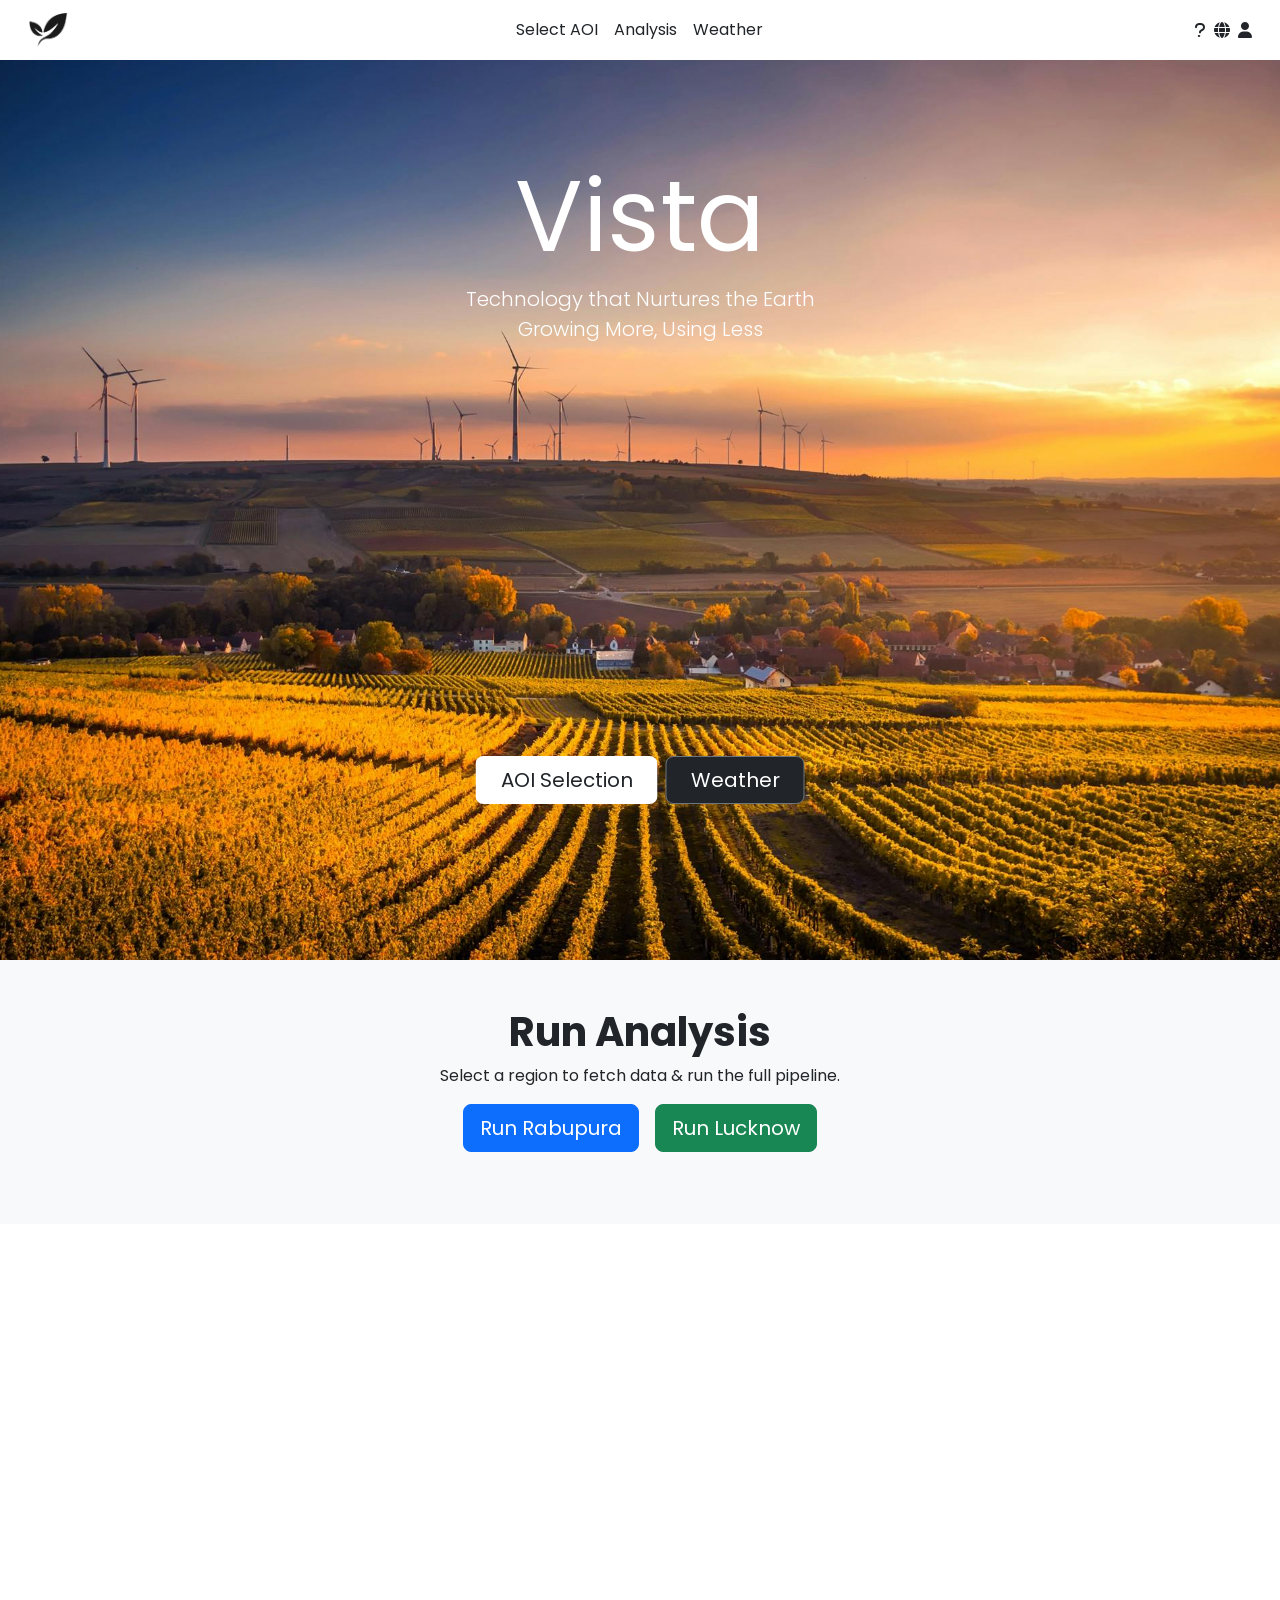
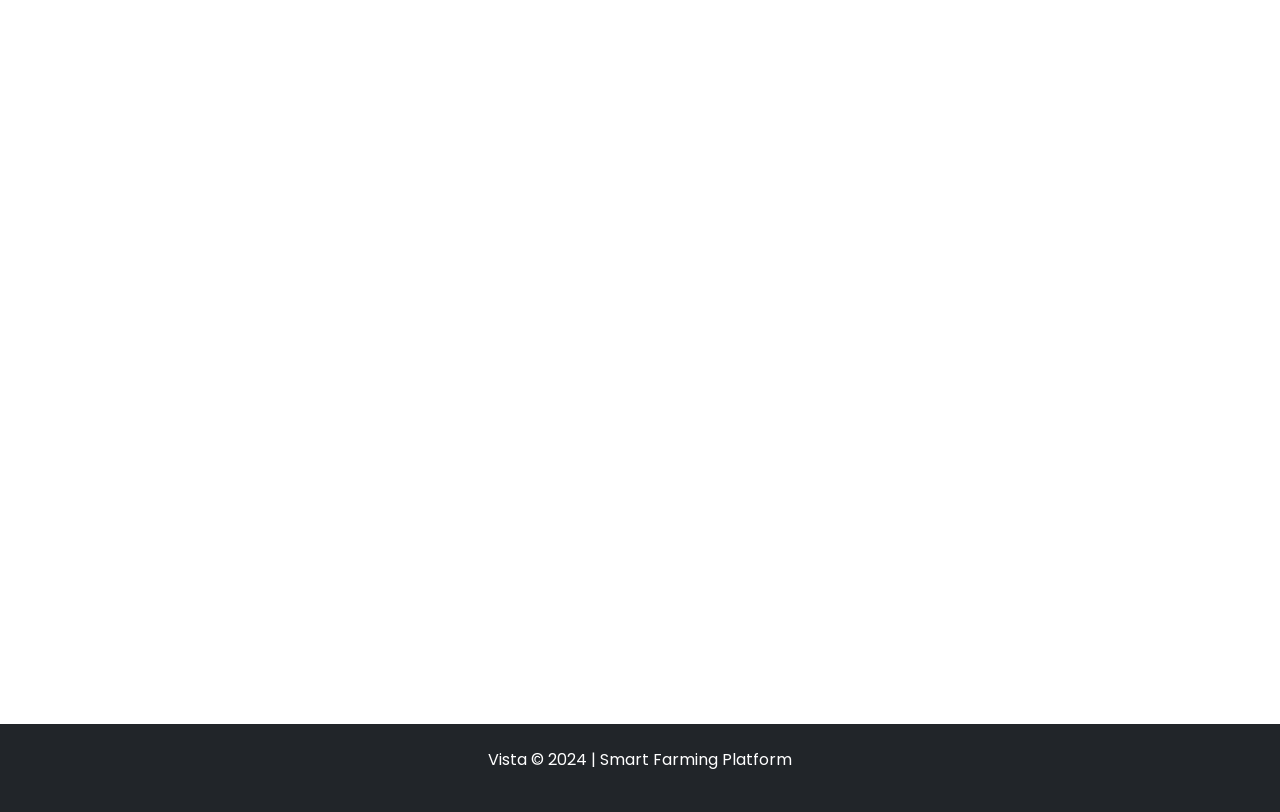
<file: Vista Frontend/index.html>
<!DOCTYPE html>
<html lang="en">

<head>
  <meta charset="UTF-8">
  <meta name="viewport" content="width=device-width, initial-scale=1.0">
  <title>Vista | Smart Farming Dashboard</title>

  <!-- Bootstrap -->
  <link href="https://cdn.jsdelivr.net/npm/bootstrap@5.0.2/dist/css/bootstrap.min.css" rel="stylesheet" crossorigin="anonymous">

  <!-- Icons -->
  <link rel="stylesheet" href="https://cdnjs.cloudflare.com/ajax/libs/font-awesome/6.5.2/css/all.min.css" crossorigin="anonymous" referrerpolicy="no-referrer" />

  <!-- Google Fonts -->
  <link href="https://fonts.googleapis.com/css2?family=Poppins:wght@400;500;600;700&display=swap" rel="stylesheet">

  <!-- Custom CSS -->
  <link rel="shortcut icon" href="./images/favicon.png" type="image/x-icon">
  <link rel="stylesheet" href="./css/style.css">

  <!-- AOS Animations -->
  <link href="https://unpkg.com/aos@2.3.1/dist/aos.css" rel="stylesheet">
</head>

<body>

  <!-- Navbar -->
  <nav class="navbar navbar-expand-lg navbar-light px-3">
    <div class="container-fluid">
      <a class="navbar-brand" href="./index.html">
        <img src="./images/logo.png" alt="Vista Logo" width="40px">
      </a>
      <div class="collapse navbar-collapse justify-content-center" id="navbarTogglerDemo01">
        <ul class="navbar-nav mb-2 mb-lg-0">
          <li class="nav-item"><a class="nav-link text-dark" href="./Energy.html">Select AOI</a></li>
          <li class="nav-item"><a class="nav-link text-dark" href="./Discover.html">Analysis</a></li>
          <li class="nav-item"><a class="nav-link text-dark" href="./waether.html">Weather</a></li>
        </ul>
      </div>
      <div class="d-flex gap-2 icon_div">
        <i class="fa-solid fa-question"></i>
        <i class="fa-solid fa-globe"></i>
        <i class="fa-solid fa-user"></i>
      </div>
      <button class="navbar-toggler" type="button" data-bs-toggle="collapse" data-bs-target="#navbarTogglerDemo01">
        <span class="navbar-toggler-icon"></span>
      </button>
    </div>
  </nav>

  <!-- Hero -->
  <header class="py-5">
    <div class="px-4 py-5 text-center">
      <h1 class="display-5 fw-normal" style="font-size: 100px;">Vista</h1>
      <div class="col-lg-6 mx-auto">
        <p class="lead mb-4">Technology that Nurtures the Earth <br> Growing More, Using Less</p>
      </div>
    </div>
    <div class="d-grid gap-2 d-sm-flex justify-content-sm-center header-btns">
      <button type="button" class="btn bg-white text-dark btn-lg px-4 gap-2">AOI Selection</button>
      <button type="button" class="btn bg-dark text-white btn-outline-secondary btn-lg px-4">Weather</button>
    </div>
  </header>

  <!-- 🌱 Run Analysis -->
  <section id="analysis" class="py-5 text-center bg-light">
    <div class="container">
      <h2 class="display-6 fw-bold">Run Analysis</h2>
      <p>Select a region to fetch data & run the full pipeline.</p>

      <div class="d-flex justify-content-center gap-3">
        <button class="btn btn-primary btn-lg" onclick="runPipeline('Rabupura', [77.55, 28.20, 77.65, 28.30])">Run Rabupura</button>
        <button class="btn btn-success btn-lg" onclick="runPipeline('Lucknow', [80.88, 26.72, 81.05, 26.92])">Run Lucknow</button>
      </div>

      <div id="result" class="mt-4 text-muted"></div>
      <div id="preview" class="mt-3"></div>
    </div>
  </section>

  <!-- Farming Equipments -->
  <section id="sec1" data-aos="zoom-in" class="py-5 text-center">
    <h1 class="display-5 fw-normal">Farming Equipments</h1>
    <p class="lead mb-4">Explore Them<br> Amazon Links</p>
    <div class="d-grid gap-2 d-sm-flex justify-content-sm-center header-btns">
      <button type="button" class="btn bg-white text-dark btn-lg px-4 gap-2">Order Now</button>
      <button type="button" class="btn bg-dark text-white btn-outline-secondary btn-lg px-4">Explore</button>
    </div>
  </section>

  <!-- Irrigation -->
  <section id="sec2" data-aos="zoom-in" class="py-5 text-center">
    <h1 class="display-5 fw-normal">Irrigation Technique</h1>
    <p class="lead mb-4">Explore Them<br> Products Link</p>
    <div class="d-grid gap-2 d-sm-flex justify-content-sm-center header-btns">
      <button type="button" class="btn bg-white text-dark btn-lg px-4 gap-2">Order Now</button>
      <button type="button" class="btn bg-dark text-white btn-outline-secondary btn-lg px-4">About</button>
    </div>
  </section>

  <!-- Pesticides -->
  <section id="sec3" data-aos="zoom-in" class="py-5 text-center">
    <h1 class="display-5 fw-normal">Pesticides</h1>
    <p class="lead mb-4">For Farmland<br> Amazon Links</p>
    <div class="d-grid gap-2 d-sm-flex justify-content-sm-center header-btns">
      <button type="button" class="btn bg-white text-dark btn-lg px-4 gap-2">Order Now</button>
      <button type="button" class="btn bg-dark text-white btn-outline-secondary btn-lg px-4">About</button>
    </div>
  </section>

  <!-- Footer -->
  <footer class="bg-dark py-4 text-center text-white">
    <p>Vista © 2024 | Smart Farming Platform</p>
  </footer>

  <!-- Scripts -->
  <script src="https://cdn.jsdelivr.net/npm/bootstrap@5.0.2/dist/js/bootstrap.bundle.min.js"></script>
  <script src="https://unpkg.com/aos@2.3.1/dist/aos.js"></script>
  <script>AOS.init();</script>

  <!-- Backend Integration -->
  <script>
    async function runPipeline(region, bbox) {
      document.getElementById("result").innerText = `⏳ Running pipeline for ${region}...`;
      document.getElementById("preview").innerHTML = "";

      try {
        const response = await fetch("http://127.0.0.1:5001/run_pipeline", {
          method: "POST",
          headers: { "Content-Type": "application/json" },
          body: JSON.stringify({ region: region, bbox: bbox })
        });

        const result = await response.json();
        console.log("Pipeline result:", result);

        if (result.status === "success") {
          // Show extracted values
          document.getElementById("result").innerHTML = `
            ✅ <b>${region}</b> analysis complete!<br>
            🌱 NDVI Mean: <b>${result.ndvi ?? "N/A"}</b><br>
            🪲 Pest Risk: <b>${result.pest ?? "N/A"}</b><br>
            🌾 Crop Health: <b>${result.crop_health ?? "N/A"}</b>
          `;

          // Show preview images if available
          let previewHtml = "";
          if (result.files.ndvi) {
            previewHtml += `<img src="http://127.0.0.1:5001/files/${region}/ndvi.jpg" alt="NDVI" width="300" class="m-2"/>`;
          }
          if (result.files.pest_map) {
            previewHtml += `<img src="http://127.0.0.1:5001/files/${region}/pest_map.png" alt="Pest Map" width="300" class="m-2"/>`;
          }
          if (result.files.crop_health) {
            previewHtml += `<p><a href="http://127.0.0.1:5001/files/${region}/crop_health.csv" target="_blank">📄 Crop Health Report</a></p>`;
          }

          document.getElementById("preview").innerHTML = previewHtml;

        } else {
          document.getElementById("result").innerText = `❌ Error: ${result.error}`;
        }

      } catch (err) {
        console.error(err);
        document.getElementById("result").innerText = "⚠️ Could not connect to backend.";
      }
    }
  </script>
</body>
</html>
</file>
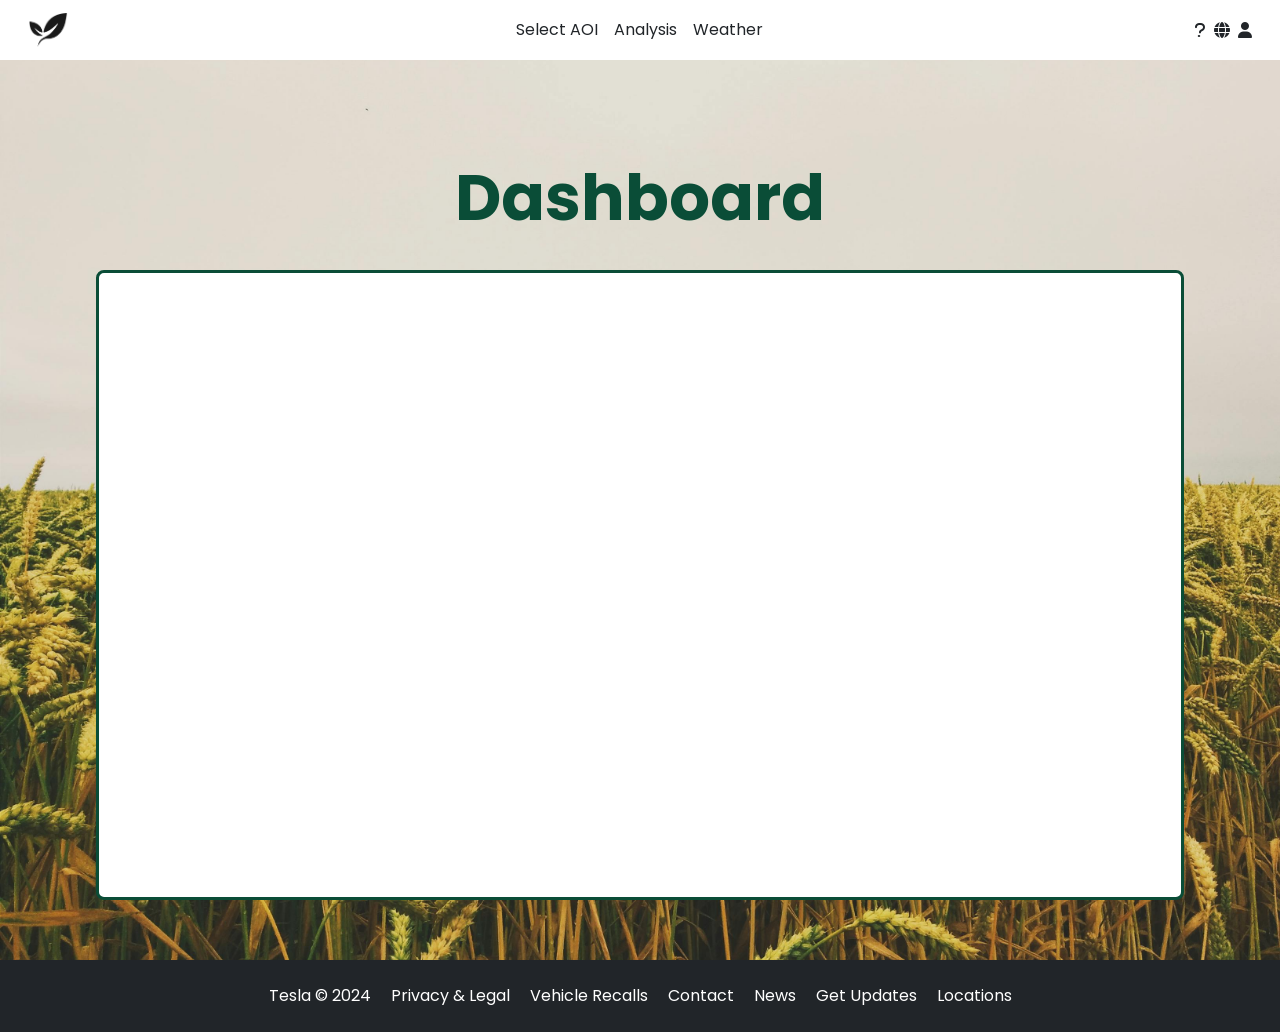
<file: Vista Frontend/Discover.html>
<!doctype html>
<html lang="en">

<head>
    <!-- Required meta tags -->
    <meta charset="utf-8">
    <meta name="viewport" content="width=device-width, initial-scale=1">

    <!-- Bootstrap CSS -->
    <link href="https://cdn.jsdelivr.net/npm/bootstrap@5.0.2/dist/css/bootstrap.min.css" rel="stylesheet"
        integrity="sha384-EVSTQN3/azprG1Anm3QDgpJLIm9Nao0Yz1ztcQTwFspd3yD65VohhpuuCOmLASjC" crossorigin="anonymous">
    <!-- font-awesome cdn -->
    <link rel="stylesheet" href="https://cdnjs.cloudflare.com/ajax/libs/font-awesome/6.5.2/css/all.min.css"
        integrity="sha512-SnH5WK+bZxgPHs44uWIX+LLJAJ9/2PkPKZ5QiAj6Ta86w+fsb2TkcmfRyVX3pBnMFcV7oQPJkl9QevSCWr3W6A=="
        crossorigin="anonymous" referrerpolicy="no-referrer" />

    <!-- google fonts cdn  -->
    <link rel="preconnect" href="https://fonts.googleapis.com">
    <link rel="preconnect" href="https://fonts.gstatic.com" crossorigin>
    <link
        href="https://fonts.googleapis.com/css2?family=Poppins:ital,wght@0,100;0,200;0,300;0,400;0,500;0,600;0,700;0,800;0,900;1,100;1,200;1,300;1,400;1,500;1,600;1,700;1,800;1,900&display=swap"
        rel="stylesheet">
    <link rel="shortcut icon" href="./images/favicon.png" type="image/x-icon">
    <link rel="stylesheet" href="./css/style.css">
    <title>Discover section</title>
    <style>
      
        header {
            background: url("./images/Dashbboards.jpg");
            background-position: center;
            background-repeat: no-repeat;
            background-size: cover;
            background-attachment: fixed;
            position: relative;
        }
        header div{
            position: absolute;
            top: 25%;
            left: 50%;
            transform: translate(-50%, -50%);
            text-align: center;
            color: rgb(0, 0, 0);
        }

    </style>
</head>

<body>
     <nav class="navbar navbar-expand-lg navbar-light px-3">
    <div class="container-fluid">
      <!-- Left Section: Brand -->
      <a class="navbar-brand" href="./index.html">
        <img src="./images/logo.png" alt="" width="40px">
      </a>

      <!-- Center Section: Navbar links -->
      <div class="collapse navbar-collapse justify-content-center" id="navbarTogglerDemo01">
        <ul class="navbar-nav mb-2 mb-lg-0">
          <li class="nav-item">
            <a class="nav-link text-dark" href="./Energy.html">Select AOI</a>
          </li>
          <li class="nav-item">
            <a class="nav-link text-dark" href="./Discover.html">Analysis</a>
          </li>
          <li class="nav-item">
           <a class="nav-link text-dark" href="./waether.html">Weather</a>
          </li>
        </ul>
      </div>

      <!-- Right Section: Search form -->
      <div class="d-flex gap-2 icon_div">
        <i class="fa-solid fa-question"></i>
        <i class="fa-solid fa-globe"></i>
        <i class="fa-solid fa-user"></i>
      </div>

      <!-- Navbar Toggler for small screens -->
      <button class="navbar-toggler" type="button" data-bs-toggle="collapse" data-bs-target="#navbarTogglerDemo01"
        aria-controls="navbarTogglerDemo01" aria-expanded="false" aria-label="Toggle navigation">
        <span class="navbar-toggler-icon"></span>
      </button>
    </div>
  </nav>

<header class="d-flex flex-column align-items-center text-center"
        style="background: url('./images/Dashbboards.jpg') center/cover no-repeat; 
               min-height: 100vh; 
               padding-top: 100px; padding-bottom: 60px;">

  <!-- Title -->
  <h1 class="fw-bold mb-5" style="color: #0a4d37; font-size: 4rem;">
    Dashboard
  </h1>

  <!-- Power BI Box -->
  <div style="border: 3px solid #0a4d37; border-radius: 8px; 
              width: 85%; max-width: 1200px; height: 70vh; 
              background: white; margin-top: 300px;">
    <iframe 
      title="Vista_attempt1"
      src="https://app.powerbi.com/reportEmbed?reportId=8b7b3b7a-8490-4191-826f-2841bc7d518b&autoAuth=true&ctid=2c5bdaf4-8ff2-4bd9-bd54-7c50ab219590"
      frameborder="0"
      allowFullScreen="true"
      style="width:100%; height:100%; border:none;">
    </iframe>
  </div>
</header>







    <footer class="bg-dark" data-aos="zoom-in" data-aos-delay="150" data-aos-duration="1500">
        <div class="container text-center py-4">
            <a href="" class="text-decoration-none text-white px-2"> Tesla © 2024 </a>
            <a href="" class="text-decoration-none text-white px-2"> Privacy & Legal </a>
            <a href="" class="text-decoration-none text-white px-2"> Vehicle Recalls </a>
            <a href="" class="text-decoration-none text-white px-2"> Contact </a>
            <a href="" class="text-decoration-none text-white px-2"> News </a>
            <a href="" class="text-decoration-none text-white px-2"> Get Updates </a>
            <a href="" class="text-decoration-none text-white px-2"> Locations </a>
        </div>
    </footer>
    <script src="https://cdn.jsdelivr.net/npm/bootstrap@5.0.2/dist/js/bootstrap.bundle.min.js"
        integrity="sha384-MrcW6ZMFYlzcLA8Nl+NtUVF0sA7MsXsP1UyJoMp4YLEuNSfAP+JcXn/tWtIaxVXM"
        crossorigin="anonymous"></script>
</body>

</html>
</file>
<file: Vista Frontend/css/style.css>
* {
    margin: 0;
    padding: 0;
    font-family: "Poppins", sans-serif;
}

nav {
    background: transparent;
}

header {
    width: 100%;
    height: 100vh;
    color: #ffffff; /* white */
    background: url("../images/heder.jpg");
    background-repeat: no-repeat;
    background-size: cover;
    background-position: center;
    position: relative;
}

.header-btns {
    position: absolute;
    top: 80%;
    left: 50%;
    transform: translate(-50%, -50%);
}

#sec1 {
    width: 100%;
    height: 100vh;
    background: url("../images/secrion1.jpg");
    background-repeat: no-repeat;
    background-size: cover;
    background-position: center;
    position: relative;
}

#sec2 {
    width: 100%;
    height: 100vh;
    background: url("../images/section2.jpg");
    background-repeat: no-repeat;
    background-size: cover;
    background-position: center;
    position: relative;
}


#sec3 {
    width: 100%;
    height: 100vh;
    color: #000; /* white */
    background: url("../images/section3.jpg");
    background-repeat: no-repeat;
    background-size: cover;
    background-position: center;
    position: relative;
    color: #fff;
}

#sec4 {
    width: 100%;
    height: 100vh;
    background: url("../images/section4.png");
    background-repeat: no-repeat;
    background-size: cover;
    background-position: center;
    position: relative;
}

#sec5 {
    width: 100%;
    height: 100vh;
    background: url("../images/section5.avif");
    background-repeat: no-repeat;
    background-size: cover;
    background-position: center;
    position: relative;
    color: #fff;
}

#sec6 {
    width: 100%;
    height: 100vh;
    background: url("../images/section6.jpg");
    background-repeat: no-repeat;
    background-size: cover;
    background-position: center;
    position: relative;
}

#sec7 {
    width: 100%;
    height: 100vh;
    background: url("../images/section7.avif");
    background-repeat: no-repeat;
    background-size: cover;
    background-position: center;
    position: relative;
}

#sec8 {
    width: 100%;
    height: 100vh;
    background: url("../images/section8.png");
    background-repeat: no-repeat;
    background-size: cover;
    background-position: center;
    position: relative;
}


@media (max-width:768px) {
    .icon_div {
        display: none !important;
    }
}
input{
    margin: 15px 0;
}

.submit{
    padding: 8px 15px;
    letter-spacing: 2px;
}
</file>
